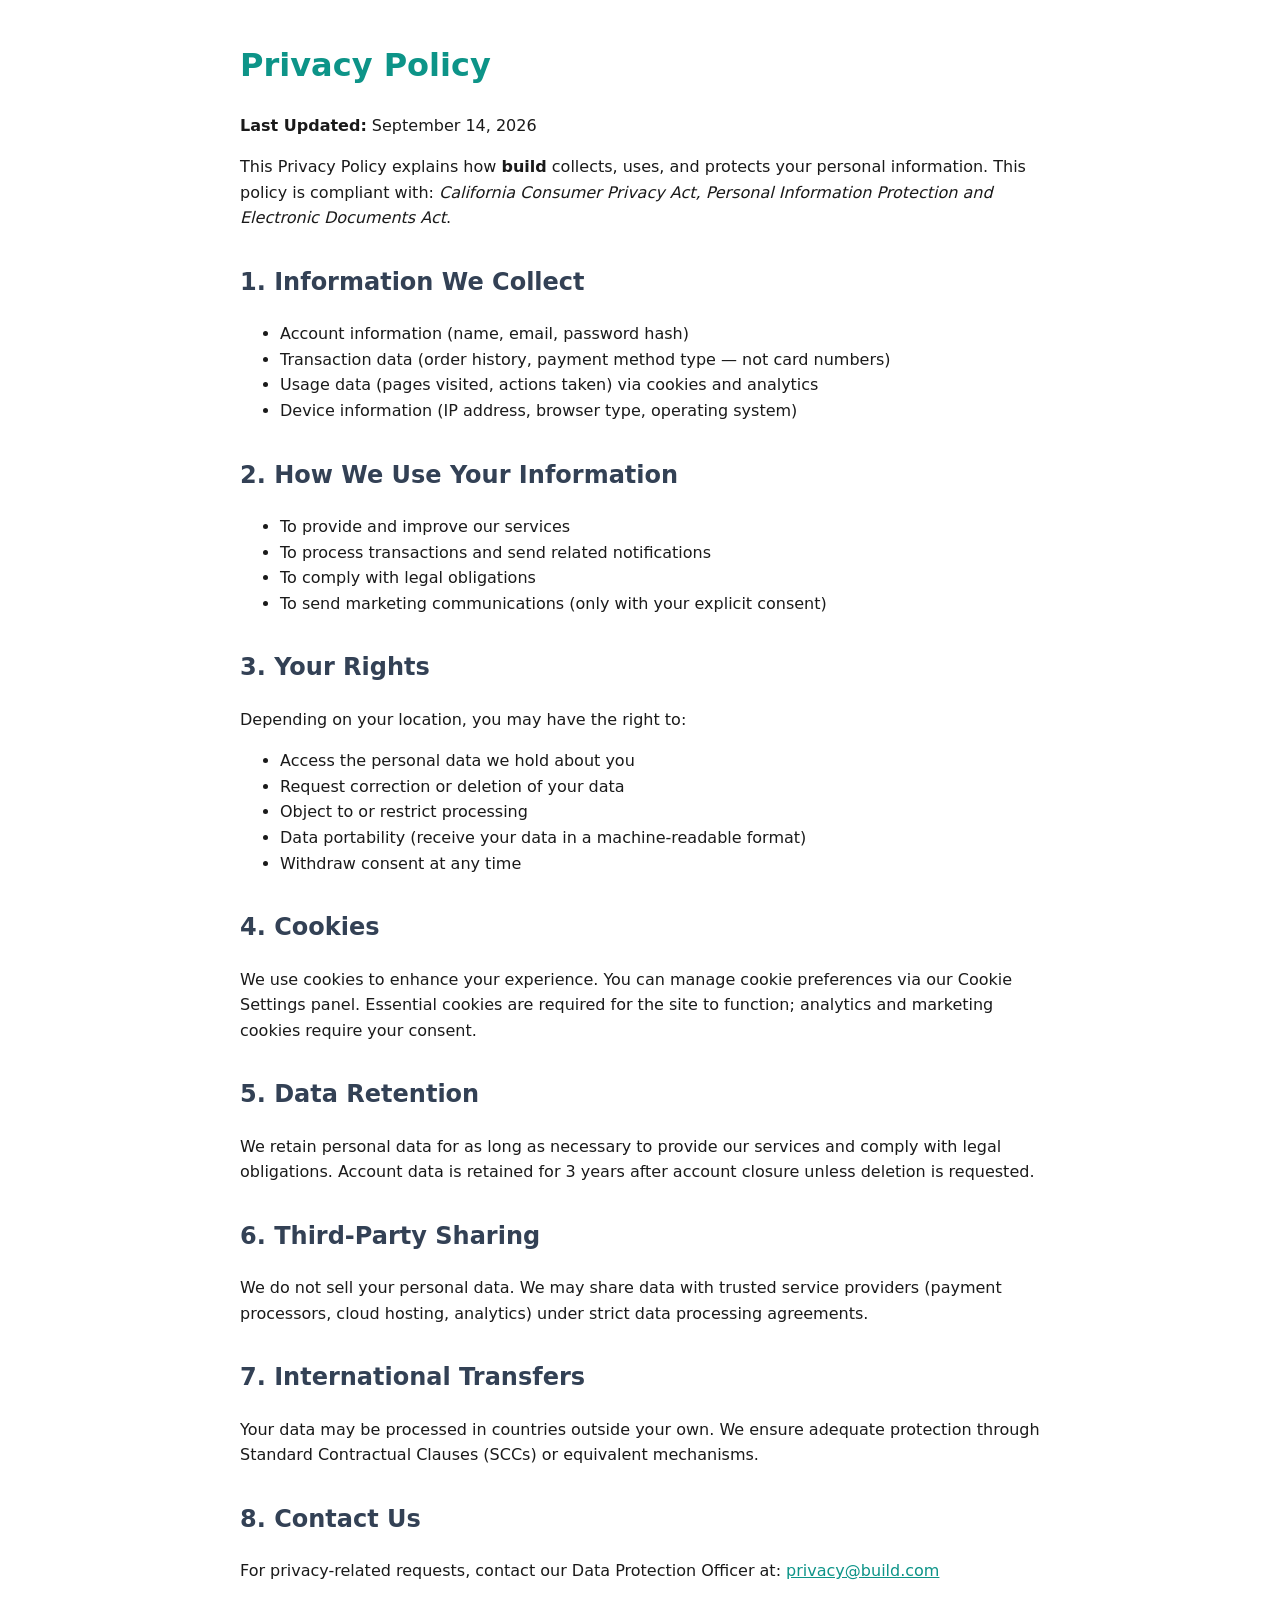
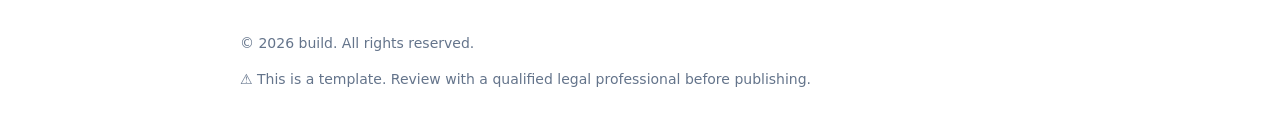
<file: privacy-policy.html>
<!DOCTYPE html>
<html lang="en">
<head>
  <meta charset="UTF-8" />
  <meta name="viewport" content="width=device-width, initial-scale=1.0" />
  <title>Privacy Policy — build</title>
  <style>
    body { font-family: system-ui, sans-serif; max-width: 800px; margin: 40px auto; padding: 0 20px; line-height: 1.6; color: #1a1a1a; }
    h1 { color: #0d9488; } h2 { color: #334155; margin-top: 2rem; }
    a { color: #0d9488; } footer { margin-top: 3rem; color: #64748b; font-size: 0.875rem; }
  </style>
</head>
<body>
  <h1>Privacy Policy</h1>
  <p><strong>Last Updated:</strong> September 14, 2026</p>
  <p>This Privacy Policy explains how <strong>build</strong> collects, uses, and protects your personal information.
     This policy is compliant with: <em>California Consumer Privacy Act, Personal Information Protection and Electronic Documents Act</em>.</p>

  <h2>1. Information We Collect</h2>
  <ul>
    <li>Account information (name, email, password hash)</li>
    <li>Transaction data (order history, payment method type — not card numbers)</li>
    <li>Usage data (pages visited, actions taken) via cookies and analytics</li>
    <li>Device information (IP address, browser type, operating system)</li>
  </ul>

  <h2>2. How We Use Your Information</h2>
  <ul>
    <li>To provide and improve our services</li>
    <li>To process transactions and send related notifications</li>
    <li>To comply with legal obligations</li>
    <li>To send marketing communications (only with your explicit consent)</li>
  </ul>

  <h2>3. Your Rights</h2>
  <p>Depending on your location, you may have the right to:</p>
  <ul>
    <li>Access the personal data we hold about you</li>
    <li>Request correction or deletion of your data</li>
    <li>Object to or restrict processing</li>
    <li>Data portability (receive your data in a machine-readable format)</li>
    <li>Withdraw consent at any time</li>
  </ul>

  <h2>4. Cookies</h2>
  <p>We use cookies to enhance your experience. You can manage cookie preferences via our Cookie Settings panel.
     Essential cookies are required for the site to function; analytics and marketing cookies require your consent.</p>

  <h2>5. Data Retention</h2>
  <p>We retain personal data for as long as necessary to provide our services and comply with legal obligations.
     Account data is retained for 3 years after account closure unless deletion is requested.</p>

  <h2>6. Third-Party Sharing</h2>
  <p>We do not sell your personal data. We may share data with trusted service providers
     (payment processors, cloud hosting, analytics) under strict data processing agreements.</p>

  <h2>7. International Transfers</h2>
  <p>Your data may be processed in countries outside your own. We ensure adequate protection
     through Standard Contractual Clauses (SCCs) or equivalent mechanisms.</p>

  <h2>8. Contact Us</h2>
  <p>For privacy-related requests, contact our Data Protection Officer at:
     <a href="mailto:privacy@build.com">
       privacy@build.com
     </a>
  </p>

  <footer>
    <p>© 2026 build. All rights reserved.</p>
    <p>⚠️ This is a template. Review with a qualified legal professional before publishing.</p>
  </footer>
</body>
</html>
</file>
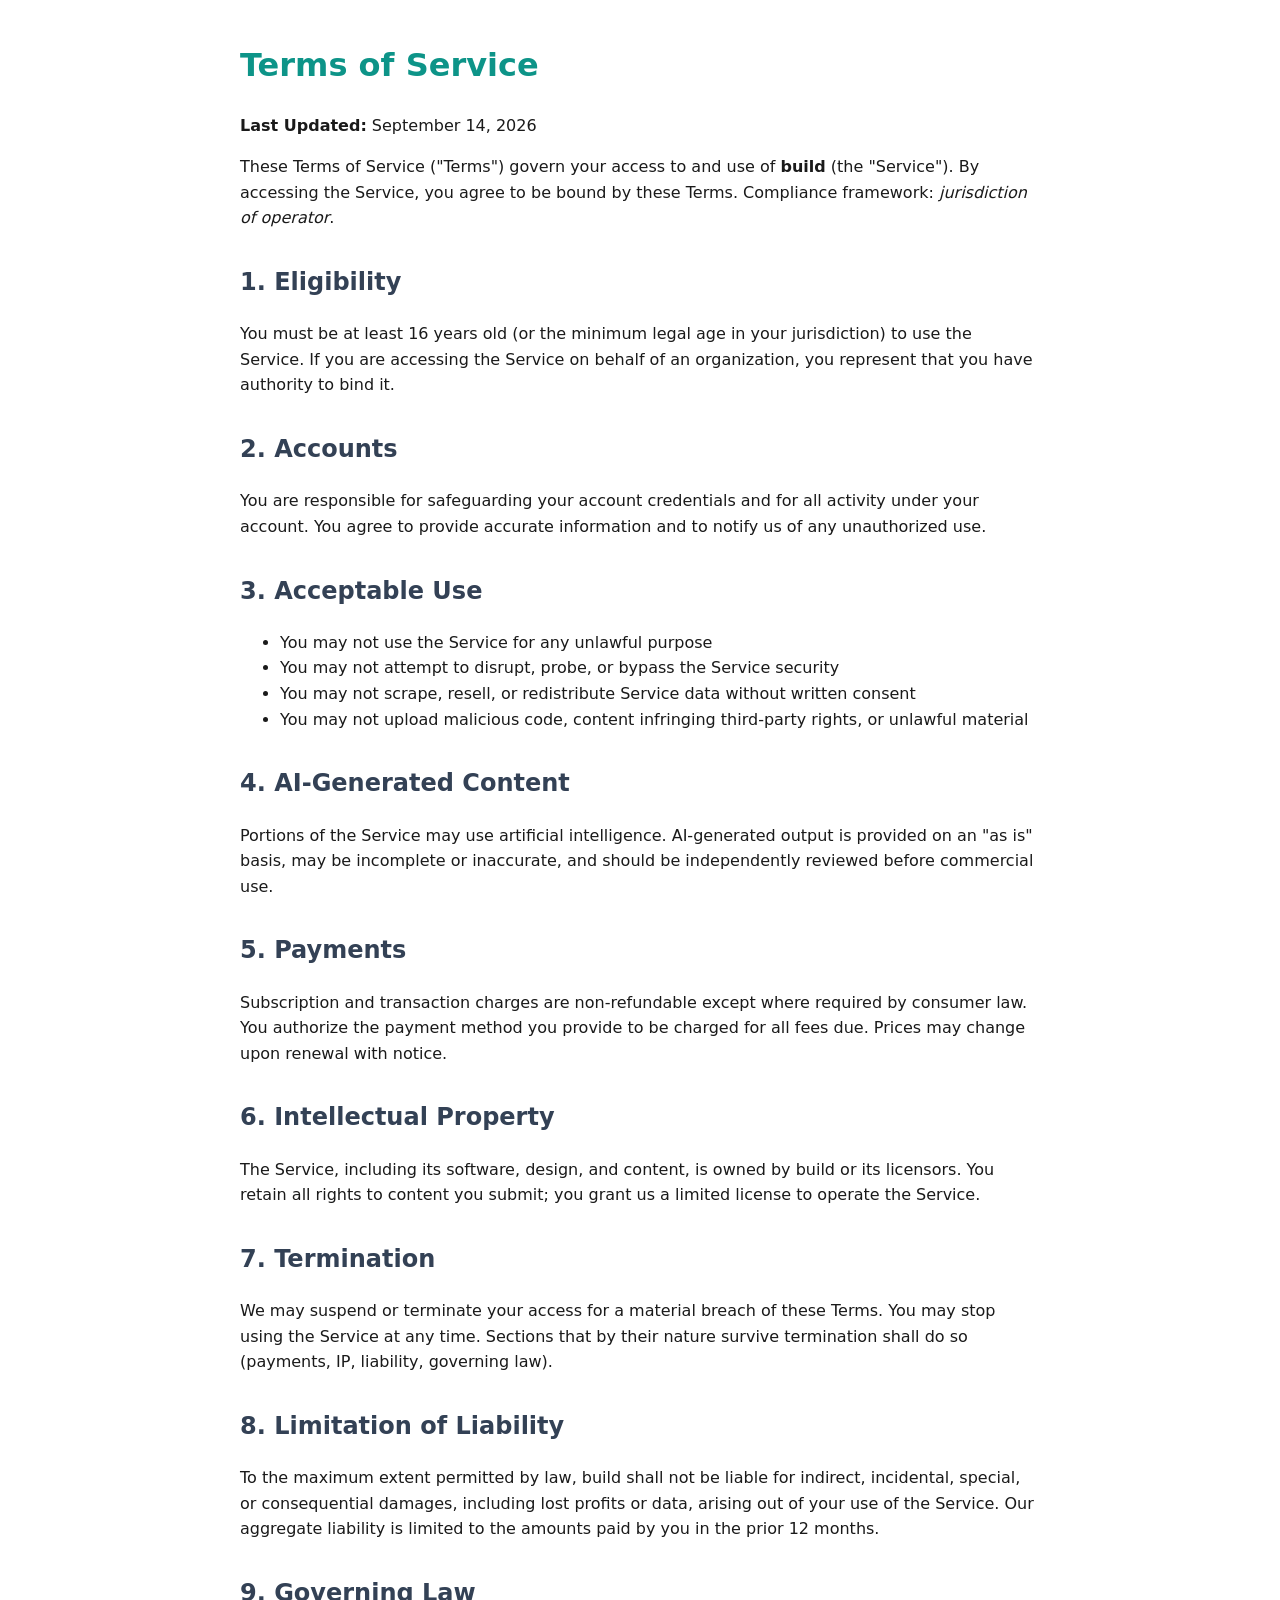
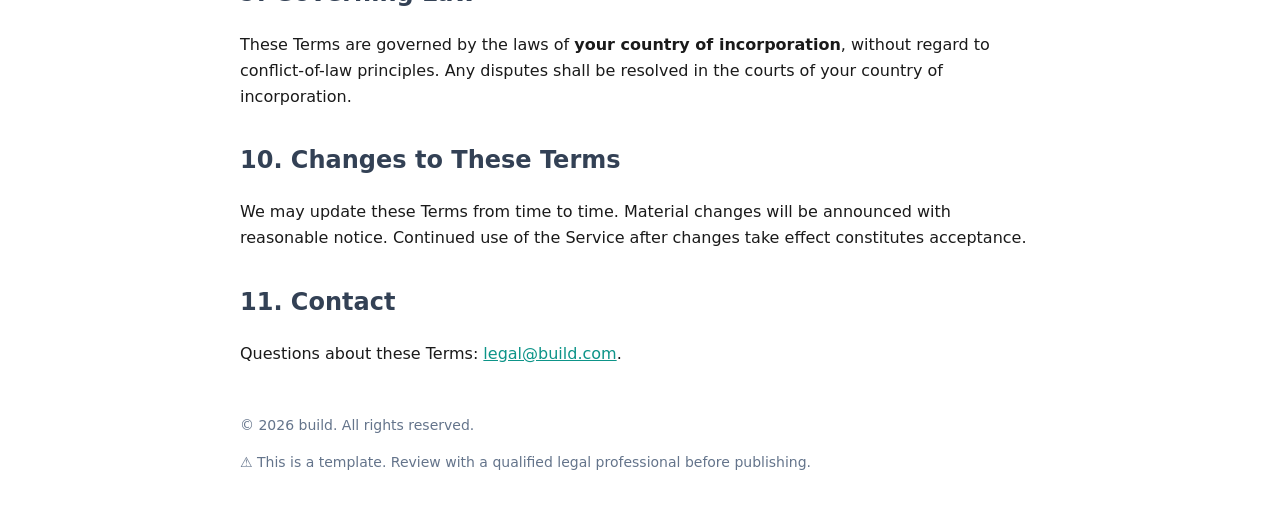
<file: terms-of-service.html>
<!DOCTYPE html>
<html lang="en">
<head>
  <meta charset="UTF-8" />
  <meta name="viewport" content="width=device-width, initial-scale=1.0" />
  <title>Terms of Service — build</title>
  <style>
    body { font-family: system-ui, sans-serif; max-width: 800px; margin: 40px auto; padding: 0 20px; line-height: 1.6; color: #1a1a1a; }
    h1 { color: #0d9488; } h2 { color: #334155; margin-top: 2rem; }
    a { color: #0d9488; } footer { margin-top: 3rem; color: #64748b; font-size: 0.875rem; }
  </style>
</head>
<body>
  <h1>Terms of Service</h1>
  <p><strong>Last Updated:</strong> September 14, 2026</p>
  <p>These Terms of Service ("Terms") govern your access to and use of <strong>build</strong> (the "Service").
     By accessing the Service, you agree to be bound by these Terms. Compliance framework: <em>jurisdiction of operator</em>.</p>

  <h2>1. Eligibility</h2>
  <p>You must be at least 16 years old (or the minimum legal age in your jurisdiction) to use the Service.
     If you are accessing the Service on behalf of an organization, you represent that you have authority to bind it.</p>

  <h2>2. Accounts</h2>
  <p>You are responsible for safeguarding your account credentials and for all activity under your account.
     You agree to provide accurate information and to notify us of any unauthorized use.</p>

  <h2>3. Acceptable Use</h2>
  <ul>
    <li>You may not use the Service for any unlawful purpose</li>
    <li>You may not attempt to disrupt, probe, or bypass the Service security</li>
    <li>You may not scrape, resell, or redistribute Service data without written consent</li>
    <li>You may not upload malicious code, content infringing third-party rights, or unlawful material</li>
  </ul>

  <h2>4. AI-Generated Content</h2>
  <p>Portions of the Service may use artificial intelligence. AI-generated output is provided on an "as is" basis,
     may be incomplete or inaccurate, and should be independently reviewed before commercial use.</p>

  <h2>5. Payments</h2>
  <p>Subscription and transaction charges are non-refundable except where required by consumer law.
     You authorize the payment method you provide to be charged for all fees due. Prices may change upon renewal with notice.</p>

  <h2>6. Intellectual Property</h2>
  <p>The Service, including its software, design, and content, is owned by build or its licensors.
     You retain all rights to content you submit; you grant us a limited license to operate the Service.</p>

  <h2>7. Termination</h2>
  <p>We may suspend or terminate your access for a material breach of these Terms. You may stop using the Service at any time.
     Sections that by their nature survive termination shall do so (payments, IP, liability, governing law).</p>

  <h2>8. Limitation of Liability</h2>
  <p>To the maximum extent permitted by law, build shall not be liable for indirect, incidental, special, or consequential damages,
     including lost profits or data, arising out of your use of the Service. Our aggregate liability is limited to the amounts paid by you in the prior 12 months.</p>

  <h2>9. Governing Law</h2>
  <p>These Terms are governed by the laws of <strong>your country of incorporation</strong>, without regard to conflict-of-law principles.
     Any disputes shall be resolved in the courts of your country of incorporation.</p>

  <h2>10. Changes to These Terms</h2>
  <p>We may update these Terms from time to time. Material changes will be announced with reasonable notice.
     Continued use of the Service after changes take effect constitutes acceptance.</p>

  <h2>11. Contact</h2>
  <p>Questions about these Terms: <a href="mailto:legal@build.com">legal@build.com</a>.</p>

  <footer>
    <p>© 2026 build. All rights reserved.</p>
    <p>⚠️ This is a template. Review with a qualified legal professional before publishing.</p>
  </footer>
</body>
</html>
</file>
